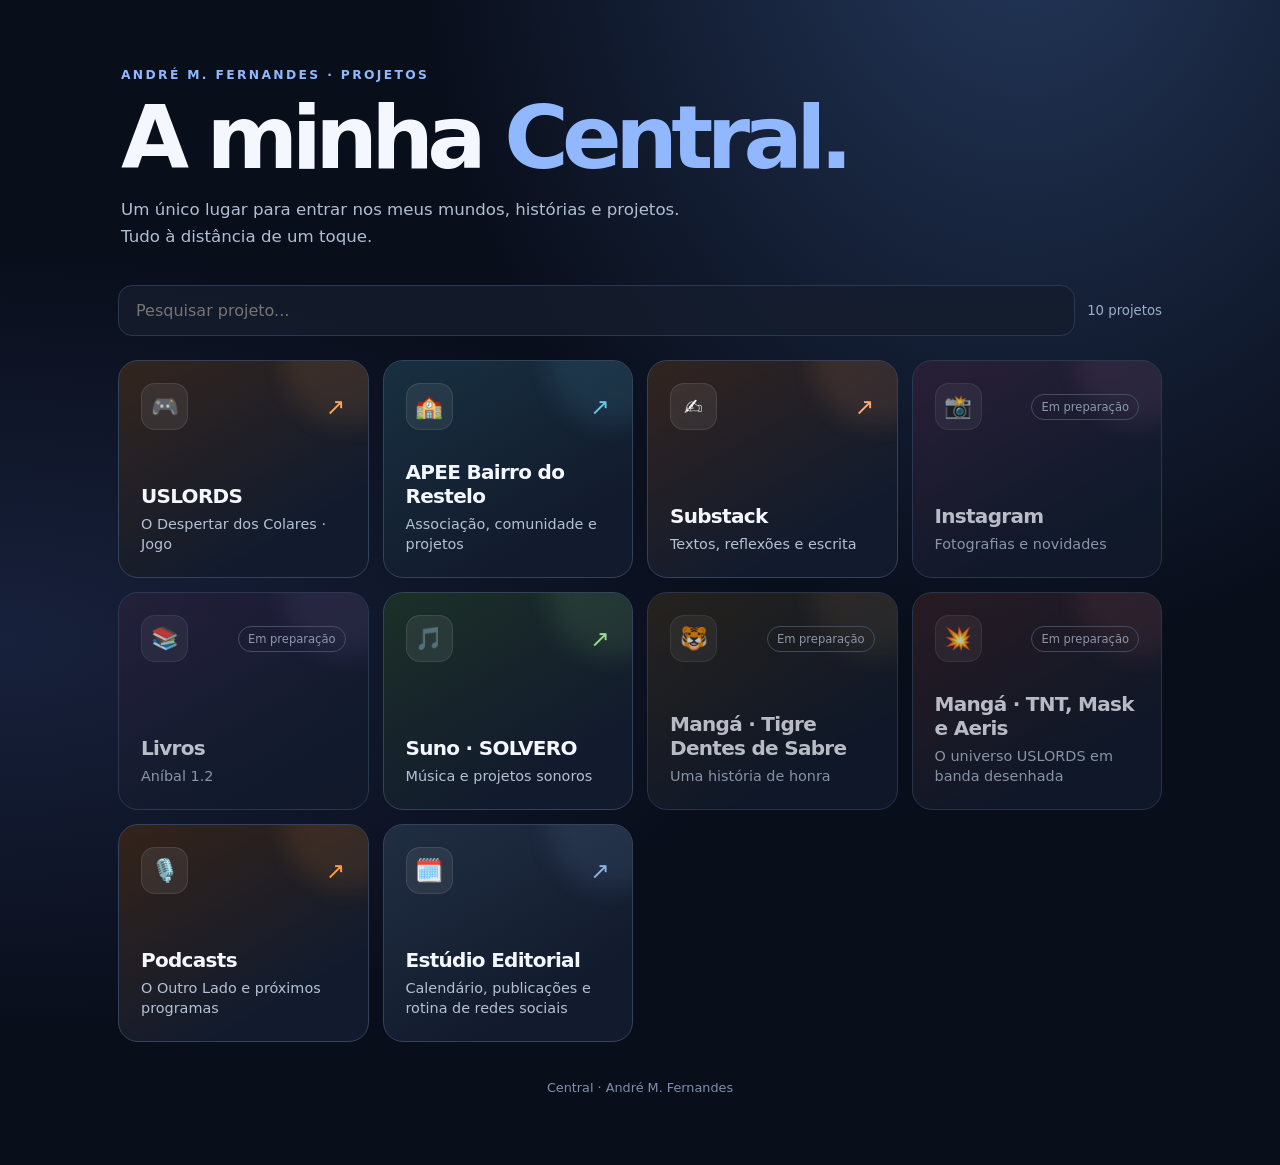
<file: index.html>
<!doctype html>
<html lang="pt-PT"><head><meta charset="utf-8"><meta name="viewport" content="width=device-width,initial-scale=1,viewport-fit=cover"><meta name="theme-color" content="#0b1020"><meta name="description" content="Central de projetos criativos de André M. Fernandes"><title>Central — André M. Fernandes</title>
<style>
:root{color-scheme:dark;--bg:#090e1b;--card:#141d30;--stroke:#2a3851;--text:#f5f7ff;--muted:#9caec8}*{box-sizing:border-box}html{scroll-behavior:smooth}body{margin:0;background:radial-gradient(ellipse at 80% -10%,#24385b 0,transparent 42%),radial-gradient(ellipse at 0% 55%,#18213c 0,transparent 43%),var(--bg);color:var(--text);font-family:system-ui,-apple-system,'Segoe UI',sans-serif;min-height:100vh}main{max-width:1080px;margin:auto;padding:clamp(24px,5vw,56px) 18px 70px}.eyebrow{color:#8fb8ff;font-weight:750;font-size:.77rem;letter-spacing:.19em;text-transform:uppercase}header{padding:12px 3px 27px}h1{font-size:clamp(3rem,9vw,5.5rem);letter-spacing:-.075em;line-height:1;margin:12px 0 15px}header p{max-width:560px;color:#b1bfd4;line-height:1.6;margin:0;font-size:1.04rem}.bar{display:flex;align-items:center;gap:12px;flex-wrap:wrap;margin:8px 0 24px}.search{flex:1;min-width:190px;border:1px solid var(--stroke);background:#141d2dd9;border-radius:14px;color:var(--text);padding:15px 17px;font:inherit;outline:none}.search:focus{border-color:#8fb8ff;box-shadow:0 0 0 3px #8fb8ff22}.count{font-size:.83rem;color:var(--muted)}.grid{display:grid;grid-template-columns:repeat(2,minmax(0,1fr));gap:14px}.tile{position:relative;display:flex;min-height:185px;flex-direction:column;justify-content:space-between;gap:23px;text-decoration:none;color:inherit;background:linear-gradient(150deg,var(--tint,#18263d),#121b2d 75%);border:1px solid #34435a;border-radius:20px;padding:22px;transition:transform .18s,border-color .18s,box-shadow .18s;overflow:hidden}.tile:before{content:"";position:absolute;width:130px;height:130px;border-radius:50%;right:-45px;top:-65px;background:var(--accent,#8fb8ff);opacity:.1;filter:blur(12px)}a.tile:hover,a.tile:focus-visible{transform:translateY(-3px);border-color:var(--accent,#8fb8ff);box-shadow:0 15px 36px #0004;outline:none}.top,.bottom{display:flex;align-items:center;justify-content:space-between;gap:10px;position:relative}.symbol{display:grid;place-items:center;width:47px;height:47px;background:#ffffff12;border:1px solid #ffffff18;border-radius:14px;font-size:1.4rem}.arrow{color:var(--accent,#9bb9ff);font-size:1.45rem}.name{font-size:1.25rem;font-weight:780;letter-spacing:-.035em;margin:0 0 6px}.desc{color:#b4c1d5;font-size:.9rem;line-height:1.45;margin:0}.tag{font-size:.72rem;color:#b7c4d8;border:1px solid #536079;border-radius:100px;padding:5px 9px;white-space:nowrap}.disabled{opacity:.74;cursor:default}.disabled .arrow{font-size:.74rem;color:#b7c4d8}.empty{padding:35px;text-align:center;color:var(--muted)}footer{color:#8090ab;font-size:.8rem;text-align:center;margin-top:38px}a{touch-action:manipulation}@media(min-width:850px){.grid{grid-template-columns:repeat(4,minmax(0,1fr))}.tile{min-height:218px}}@media(max-width:520px){.grid{grid-template-columns:1fr;gap:11px}.tile{min-height:128px;padding:18px;gap:15px}.top .symbol{width:41px;height:41px}.name{font-size:1.15rem}header{padding-bottom:23px}}@media(prefers-reduced-motion:reduce){*,*:before,*:after{transition:none!important;scroll-behavior:auto!important}}
</style></head><body><main><header><div class="eyebrow">André M. Fernandes · Projetos</div><h1>A minha <span style="color:#91b7ff">Central.</span></h1><p>Um único lugar para entrar nos meus mundos, histórias e projetos. Tudo à distância de um toque.</p></header><div class="bar"><input class="search" id="search" type="search" placeholder="Pesquisar projeto..." aria-label="Pesquisar projeto"><span class="count" id="count">10 projetos</span></div><section class="grid" id="grid" aria-label="Projetos">
<a class="tile" style="--accent:#f7a958;--tint:#33251e" href="https://xtvback.github.io/uslords-one-line/" target="_blank" rel="noopener noreferrer" data-search="uslords jogo despertar colares"><div class="top"><span class="symbol" aria-hidden="true">🎮</span><span class="arrow" aria-hidden="true">↗</span></div><div><h2 class="name">USLORDS</h2><p class="desc">O Despertar dos Colares · Jogo</p></div></a>
<a class="tile" style="--accent:#69c6e7;--tint:#183040" href="https://apeebairrodorestelo.com/entrada/" target="_blank" rel="noopener noreferrer" data-search="apee bairro restelo associacao escola"><div class="top"><span class="symbol" aria-hidden="true">🏫</span><span class="arrow" aria-hidden="true">↗</span></div><div><h2 class="name">APEE Bairro do Restelo</h2><p class="desc">Associação, comunidade e projetos</p></div></a>
<a class="tile" style="--accent:#ffa973;--tint:#32241f" href="https://substack.com/@andrfernandes1" target="_blank" rel="noopener noreferrer" data-search="substack escrita textos artigos"><div class="top"><span class="symbol" aria-hidden="true">✍️</span><span class="arrow" aria-hidden="true">↗</span></div><div><h2 class="name">Substack</h2><p class="desc">Textos, reflexões e escrita</p></div></a>
<article class="tile disabled" style="--accent:#e69cdb;--tint:#312139" data-search="instagram redes sociais"><div class="top"><span class="symbol" aria-hidden="true">📸</span><span class="tag">Em preparação</span></div><div><h2 class="name">Instagram</h2><p class="desc">Fotografias e novidades</p></div></article>
<article class="tile disabled" style="--accent:#c2a5ff;--tint:#29213c" data-search="livros anibal 1.2 romance"><div class="top"><span class="symbol" aria-hidden="true">📚</span><span class="tag">Em preparação</span></div><div><h2 class="name">Livros</h2><p class="desc">Aníbal 1.2</p></div></article>
<a class="tile" style="--accent:#9cdd95;--tint:#1c3027" href="https://suno.com/@solvero" target="_blank" rel="noopener noreferrer" data-search="suno solvero musica"><div class="top"><span class="symbol" aria-hidden="true">🎵</span><span class="arrow" aria-hidden="true">↗</span></div><div><h2 class="name">Suno · SOLVERO</h2><p class="desc">Música e projetos sonoros</p></div></a>
<article class="tile disabled" style="--accent:#f0c478;--tint:#30291d" data-search="manga tigre dentes sabre honra"><div class="top"><span class="symbol" aria-hidden="true">🐯</span><span class="tag">Em preparação</span></div><div><h2 class="name">Mangá · Tigre Dentes de Sabre</h2><p class="desc">Uma história de honra</p></div></article>
<article class="tile disabled" style="--accent:#ff8888;--tint:#332025" data-search="manga tnt mask aeris uslords"><div class="top"><span class="symbol" aria-hidden="true">💥</span><span class="tag">Em preparação</span></div><div><h2 class="name">Mangá · TNT, Mask e Aeris</h2><p class="desc">O universo USLORDS em banda desenhada</p></div></article>
<a class="tile" style="--accent:#ff9e39;--tint:#342319" href="./podcasts/" data-search="podcasts podcast o outro lado audio spotify conversas"><div class="top"><span class="symbol" aria-hidden="true">🎙️</span><span class="arrow" aria-hidden="true">↗</span></div><div><h2 class="name">Podcasts</h2><p class="desc">O Outro Lado e próximos programas</p></div></a>
<a class="tile" style="--accent:#8eb1eb;--tint:#202e42" href="./editorial/" data-search="estudio editorial threads metricool calendario publicacoes posts planeamento redes sociais"><div class="top"><span class="symbol" aria-hidden="true">🗓️</span><span class="arrow" aria-hidden="true">↗</span></div><div><h2 class="name">Estúdio Editorial</h2><p class="desc">Calendário, publicações e rotina de redes sociais</p></div></a>
</section><p class="empty" id="empty" hidden>Nenhum projeto encontrado.</p><footer>Central · André M. Fernandes</footer></main><script>const input=document.getElementById('search'),tiles=[...document.querySelectorAll('.tile')],count=document.getElementById('count'),empty=document.getElementById('empty');input.addEventListener('input',()=>{const q=input.value.normalize('NFD').replace(/[\u0300-\u036f]/g,'').toLowerCase().trim();let n=0;tiles.forEach(t=>{const hay=(t.textContent+' '+t.dataset.search).normalize('NFD').replace(/[\u0300-\u036f]/g,'').toLowerCase();const show=hay.includes(q);t.hidden=!show;t.style.display=show?'':'none';if(show)n++});count.textContent=n+' '+(n===1?'projeto':'projetos');empty.hidden=n!==0})</script></body></html>
</file>
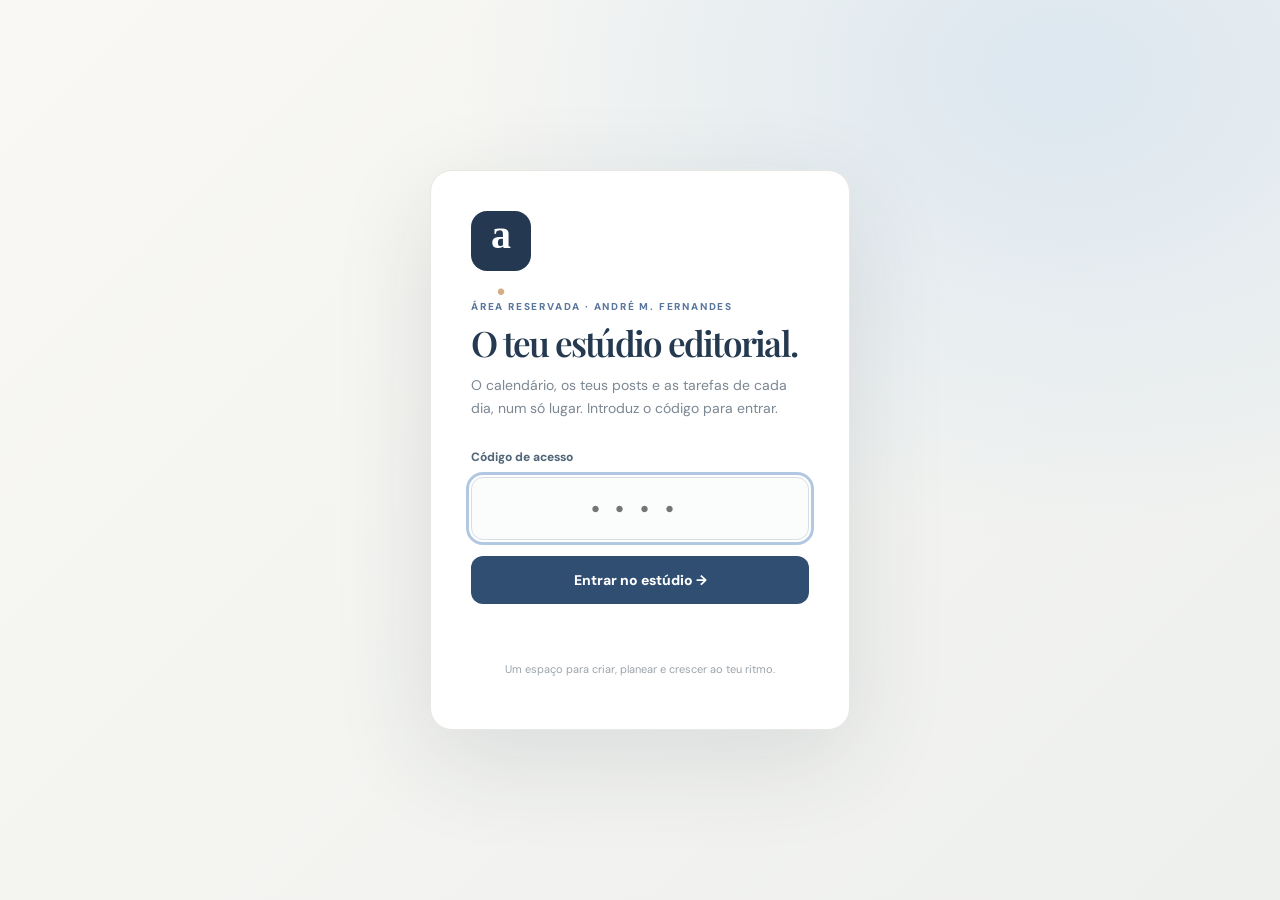
<file: editorial/index.html>
<!doctype html>
<html lang="pt-PT">
<head>
  <meta charset="utf-8">
  <meta name="viewport" content="width=device-width, initial-scale=1, viewport-fit=cover">
  <meta name="theme-color" content="#f6f4ef">
  <meta name="description" content="Painel editorial de André M. Fernandes: calendário, publicações do Threads, rotinas e resultados.">
  <title>Estúdio Editorial · André M. Fernandes</title>
  <meta name="robots" content="noindex,nofollow,noarchive">
  <link rel="stylesheet" href="style.css">
  <link rel="stylesheet" href="access.css">
  <script defer src="access.js"></script>
</head>
<body>
  <div id="access-screen" class="access-screen">
    <div class="access-card">
      <div class="access-logo" aria-hidden="true">a<span>.</span></div>
      <div class="access-overline">ÁREA RESERVADA · ANDRÉ M. FERNANDES</div>
      <h1>O teu estúdio editorial.</h1>
      <p class="access-description">O calendário, os teus posts e as tarefas de cada dia, num só lugar. Introduz o código para entrar.</p>
      <form id="access-form" class="access-form">
        <label for="access-pin">Código de acesso</label>
        <input id="access-pin" type="password" inputmode="numeric" pattern="[0-9]{4}" maxlength="4" minlength="4" autocomplete="off" required aria-describedby="access-error" placeholder="••••">
        <button id="access-submit" type="submit">Entrar no estúdio →</button>
      </form>
      <p id="access-error" class="access-error" role="status" aria-live="polite"></p>
      <p class="access-footnote">Um espaço para criar, planear e crescer ao teu ritmo.</p>
    </div>
  </div>
  <div class="app-shell">
    <aside class="sidebar" aria-label="Navegação principal">
      <a class="brand" href="#inicio" aria-label="Estúdio Editorial, início">
        <div class="brand-mark">a<span>.</span></div>
        <span><strong>estúdio<span class="brand-dim">editorial</span></strong><small>André M. Fernandes</small></span>
      </a>
      <div class="nav-label">O TEU ESPAÇO</div>
      <nav class="side-nav">
        <button class="nav-link active" data-view="inicio"><span>◫</span> Visão geral</button>
        <button class="nav-link" data-view="calendario"><span>▦</span> Calendário</button>
        <button class="nav-link" data-view="publicacoes"><span>☷</span> Publicações</button>
        <button class="nav-link" data-view="rotina"><span>✓</span> O meu dia</button>
        <button class="nav-link" data-view="resultados"><span>↗</span> Resultados</button>
      </nav>
      <div class="sidebar-note"><span class="note-symbol">✦</span><p>As histórias são o meu ponto de partida, não o meu limite.</p><small>O teu norte editorial</small></div>
      <div class="sidebar-footer"><a href="https://app.metricool.com/" target="_blank" rel="noopener noreferrer">Abrir Metricool ↗</a><a href="https://www.threads.com/@andre.f.m.fernandes" target="_blank" rel="noopener noreferrer">Ver Threads ↗</a></div>
    </aside>
    <div class="workspace">
      <header class="topbar">
        <div class="crumb"><span class="crumb-dot"></span> ÁREA DE TRABALHO <span class="slash">/</span> <span id="crumb-current">Visão geral</span></div>
        <div class="top-actions"><span class="tiny-status"><span class="status-dot"></span> Dados de 06 nov.</span><a class="mini-avatar" href="https://www.threads.com/@andre.f.m.fernandes" aria-label="Abrir perfil Threads" target="_blank" rel="noopener noreferrer">AM</a></div>
      </header>
      <main id="main">
        <section class="view active" id="view-inicio" aria-labelledby="title-home">
          <div class="eyebrow">O TEU ESTÚDIO DE CRIAÇÃO <span class="eyebrow-line"></span> UM DIA DE CADA VEZ</div>
          <div class="heading-row"><div><h1 id="title-home">Um dia de cada vez<span class="period">.</span></h1><p class="lede">Menos confusão, mais intenção. Aqui sabes o que vai sair, o que tens para fazer e o que está a resultar.</p></div><div class="date-badge" id="today-chip">HOJE</div></div>
          <div class="stats" id="home-stats"></div>
          <div class="dash-grid">
            <section class="panel daily-panel"><div class="panel-head"><div><span class="eyebrow small">FOCO DE HOJE</span><h2>O que tenho de fazer</h2></div><button class="text-action" data-goto="rotina">Ver rotina completa ↗</button></div><div id="home-tasks" class="task-list"></div></section>
            <section class="panel next-panel"><div class="panel-head"><div><span class="eyebrow small">PRÓXIMA PUBLICAÇÃO</span><h2>O que vem aí</h2></div><span class="pill" id="next-state">Threads</span></div><div id="next-post"></div></section>
          </div>
          <div class="dash-grid bottom">
            <section class="panel"><div class="panel-head"><div><span class="eyebrow small">A TUA IDENTIDADE</span><h2>O que estamos a construir</h2></div></div><p class="panel-text">Um escritor com voz própria: escrita, vida, família, humor, curiosidade e projetos. O objetivo não é apenas alcance; é fazer as pessoas voltarem.</p><div class="pill-list"><span class="soft-pill">✍️ Escrita</span><span class="soft-pill">♡ Vida real</span><span class="soft-pill">◎ Conversas</span><span class="soft-pill">✦ Criatividade</span></div></section>
            <section class="panel"><div class="panel-head"><div><span class="eyebrow small">PRÓXIMO MARCO</span><h2>O plano, sem pressas</h2></div></div><div id="home-milestone"></div><button class="text-action bottom-link" data-goto="calendario">Ver calendário editorial ↗</button></section>
          </div>
        </section>
        <section class="view" id="view-calendario" aria-labelledby="title-calendar">
          <div class="eyebrow">PLANEAMENTO EDITORIAL</div><div class="heading-row"><div><h1 id="title-calendar">O calendário<span class="period">.</span></h1><p class="lede">O que está realmente agendado e o que ainda é apenas planeamento.</p></div><button class="primary-btn" data-action="new-event">+ Adicionar plano</button></div>
          <div class="calendar-shell"><div class="calendar-main panel"><div class="calendar-head"><div><button class="icon-btn" data-action="prev-month" aria-label="Mês anterior">‹</button><h2 id="month-title"></h2><button class="icon-btn" data-action="next-month" aria-label="Mês seguinte">›</button></div><button class="outline-btn" data-action="go-today">Hoje</button></div><div class="weekdays"><span>SEG</span><span>TER</span><span>QUA</span><span>QUI</span><span>SEX</span><span>SÁB</span><span>DOM</span></div><div id="calendar-grid" class="calendar-grid"></div><div class="legend"><span><i class="legend-dot blue"></i> Threads agendado</span><span><i class="legend-dot gold"></i> Plano / revisão</span><span><i class="legend-dot green"></i> Plano local</span></div></div><aside class="panel day-aside"><div class="eyebrow small">AGENDA DO DIA</div><h2 id="selected-date-title"></h2><div id="selected-date-events"></div></aside></div>
        </section>
        <section class="view" id="view-publicacoes" aria-labelledby="title-posts">
          <div class="eyebrow">FILA DE PUBLICAÇÕES</div><div class="heading-row"><div><h1 id="title-posts">Cada palavra conta<span class="period">.</span></h1><p class="lede">Os textos que constam no Metricool, as revisões propostas e os teus rascunhos locais.</p></div><button class="primary-btn" data-action="new-post">+ Novo rascunho</button></div>
          <div class="notice"><strong>Importante:</strong> os textos originais estão agendados no Metricool. As versões revistas são apenas propostas; nada muda na plataforma até atualizares lá.</div>
          <div class="toolbar"><input id="post-search" type="search" placeholder="Procurar por tema ou palavra…" aria-label="Pesquisar publicações"><select id="post-filter" aria-label="Filtrar publicações"><option value="all">Todas as publicações</option><option value="review">Com revisão proposta</option><option value="escrita">Escrita</option><option value="vida">Vida e relações</option><option value="debate">Debate</option><option value="livros">Livros</option><option value="familia">Família</option><option value="local">Planeamento local</option></select></div>
          <div id="post-list" class="posts-list"></div>
        </section>
        <section class="view" id="view-rotina" aria-labelledby="title-routine">
          <div class="eyebrow">SEM PRESSA, MAS COM DIREÇÃO</div><div class="heading-row"><div><h1 id="title-routine">O meu dia<span class="period">.</span></h1><p class="lede">Pequenas ações consistentes. Nenhum dia precisa de ser perfeito.</p></div><input type="date" id="routine-date" aria-label="Escolher data"></div>
          <div class="dash-grid"><section class="panel"><div class="panel-head"><div><span class="eyebrow small">LISTA DO DIA</span><h2 id="routine-day-title"></h2></div><span class="pill" id="routine-progress"></span></div><div id="routine-tasks" class="task-list"></div><form id="extra-task-form" class="inline-form"><input required id="extra-task" maxlength="120" placeholder="Adicionar uma tarefa tua…" aria-label="Nova tarefa"><button type="submit">Adicionar</button></form></section><section class="panel"><div class="panel-head"><div><span class="eyebrow small">UM RITMO SUSTENTÁVEL</span><h2>Não tens de viver nas redes</h2></div></div><div class="routine-tip"><strong>Nos dias com publicação</strong><p>Confirmar o agendamento, aparecer para responder e voltar mais tarde para acompanhar a conversa.</p></div><div class="routine-tip"><strong>No dia seguinte</strong><p>Ver métricas e anotar o que realmente aconteceu, sem julgar um post cedo demais.</p></div><div class="routine-tip"><strong>Uma vez por semana</strong><p>Rever padrões, não obsessivamente cada número. Guarda tempo para viver e escrever.</p></div></section></div>
          <section class="panel milestone-panel"><div class="panel-head"><div><span class="eyebrow small">PLANO EDITORIAL</span><h2>Marcos e decisões</h2></div></div><div id="milestones" class="timeline"></div></section>
        </section>
        <section class="view" id="view-resultados" aria-labelledby="title-results">
          <div class="eyebrow">DADOS REAIS, DECISÕES MELHORES</div><div class="heading-row"><div><h1 id="title-results">Crescer com intenção<span class="period">.</span></h1><p class="lede">O início é só uma referência. A evolução constrói-se com tempo e repetição.</p></div><button class="outline-btn" data-action="export-backup">Exportar dados ↓</button></div>
          <div class="stats" id="result-stats"></div>
          <div class="dash-grid"><section class="panel"><div class="panel-head"><div><span class="eyebrow small">PONTO DE PARTIDA</span><h2>Publicações anteriores</h2></div><span class="pill">Metricool · 6 nov.</span></div><div id="historical-chart" class="mini-chart"></div></section><section class="panel"><div class="panel-head"><div><span class="eyebrow small">ACOMPANHAMENTO</span><h2>Registar resultados</h2></div></div><p class="panel-text">Regista manualmente o desempenho dos próximos posts para comparar. Os números que introduzires ficam guardados neste navegador.</p><form id="results-form" class="results-form"><label>Post<select id="result-post" required></select></label><div class="form-grid"><label>Visualizações<input id="result-views" type="number" min="0" step="1" placeholder="0"></label><label>Interações<input id="result-interactions" type="number" min="0" step="1" placeholder="0"></label></div><button class="primary-btn" type="submit">Guardar resultado</button></form></section></div>
          <section class="panel milestone-panel"><div class="panel-head"><div><span class="eyebrow small">O QUE JÁ MEDIMOS</span><h2>Resultados registados</h2></div></div><div id="manual-results" class="manual-results"></div></section>
          <div class="privacy-row"><div><strong>Os teus dados locais</strong><p>Checklist, notas, rascunhos e resultados são guardados apenas neste navegador. Para passar para outro dispositivo, exporta e importa um ficheiro de cópia.</p></div><div class="privacy-actions"><button class="outline-btn" data-action="export-backup">Exportar cópia</button><button class="outline-btn" data-action="import-backup">Importar cópia</button><input type="file" accept="application/json,.json" id="import-file" hidden></div></div>
        </section>
      </main>
      <footer class="footer"><span>© André M. Fernandes · Estúdio Editorial</span><span>Calendário: instantâneo de 06/11/2026 · Sem sincronização automática</span></footer>
    </div>
  </div>
  <div id="modal" class="modal-backdrop" hidden><div class="modal-card" role="dialog" aria-modal="true" aria-labelledby="modal-title"><button class="modal-close" data-action="close-modal" aria-label="Fechar">×</button><div id="modal-content"></div></div></div>
  <div id="toast" class="toast" role="status" aria-live="polite"></div>
</body>
</html>
</file>
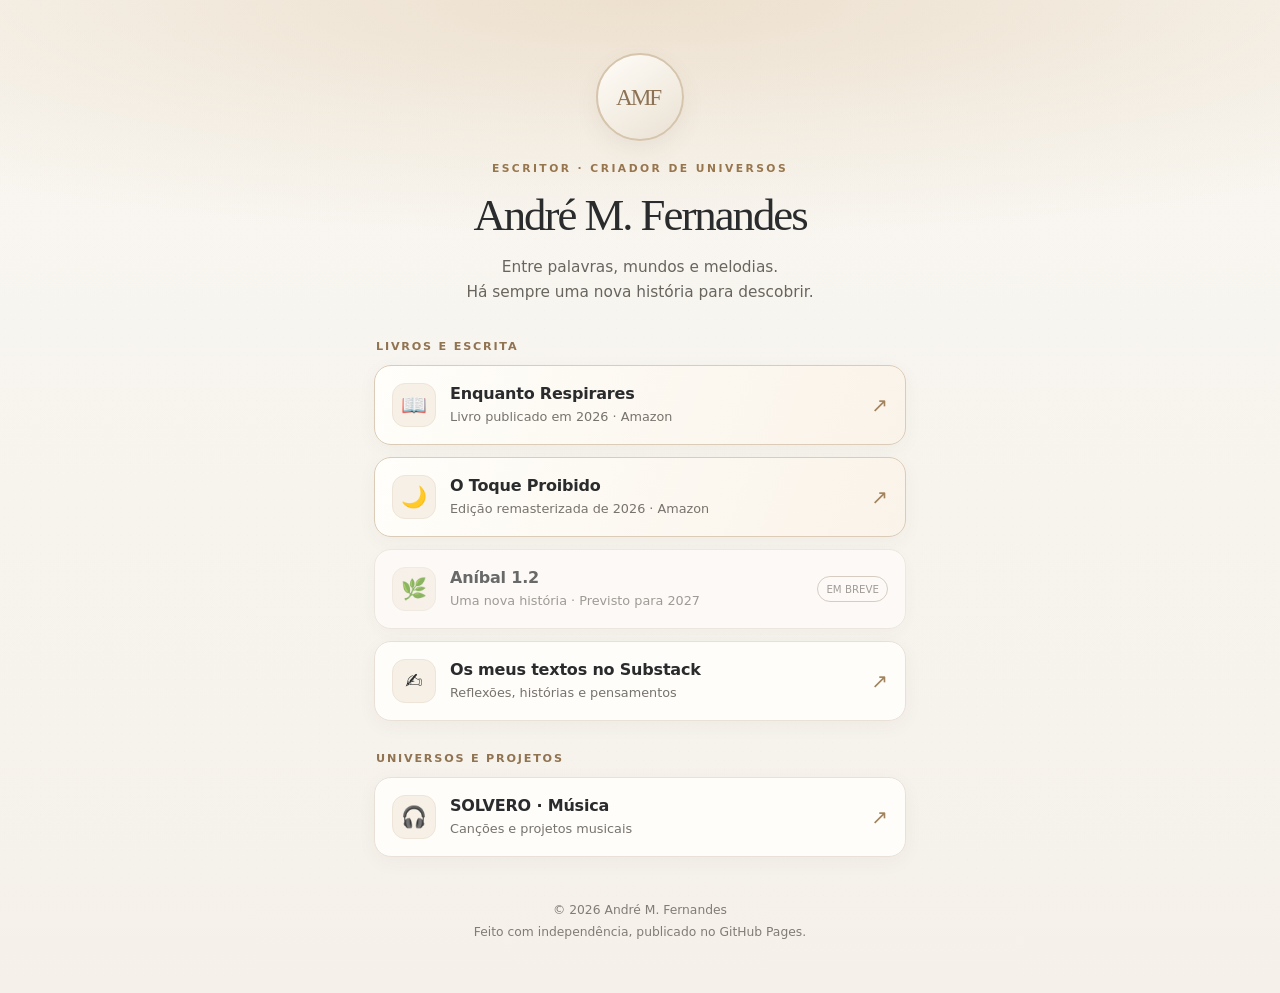
<file: links/index.html>
<!doctype html>
<html lang="pt-PT"><head><meta charset="utf-8"><meta name="viewport" content="width=device-width,initial-scale=1"><meta name="theme-color" content="#f7f4ee"><meta name="description" content="André M. Fernandes — livros, histórias, reflexões, universos e música. Todos os meus links num só lugar."><meta property="og:title" content="André M. Fernandes | Ligações"><meta property="og:description" content="Histórias para viver, mundos para descobrir. Livros, textos e projetos."><title>André M. Fernandes — Ligações</title>
<style>
:root{color-scheme:light;--bg:#f7f4ee;--card:#fffefa;--line:#e8e1d7;--fg:#292b2c;--sub:#686b70;--gold:#98764d}
*{box-sizing:border-box}html{scroll-behavior:smooth}body{margin:0;min-height:100vh;background:radial-gradient(ellipse 85% 24% at 50% 0%,#ede0ce 0%,transparent 100%),linear-gradient(180deg,#f9f7f2,#f5f1ea);color:var(--fg);font-family:system-ui,-apple-system,Segoe UI,Arial,sans-serif}
body:before{content:"";position:fixed;inset:0;pointer-events:none;opacity:.2;background-image:radial-gradient(#b99c782a .5px,transparent .5px);background-size:9px 9px}
.wrap{position:relative;max-width:570px;margin:auto;padding:53px 19px 50px}
.portrait{display:grid;place-items:center;margin:0 auto 21px;width:88px;height:88px;border-radius:50%;border:2px solid #d6c5ad;background:linear-gradient(145deg,#fffdf8,#eae1d3);font-family:Georgia,serif;font-size:1.45rem;letter-spacing:-.09em;color:#8d7254;box-shadow:0 9px 24px #68503912}
.portrait span{transform:translateX(-2px)}
h1{text-align:center;font-family:Georgia,'Times New Roman',serif;font-weight:400;font-size:clamp(2.1rem,7vw,2.8rem);letter-spacing:-.045em;margin:0}
.eyebrow{text-align:center;text-transform:uppercase;color:#98764d;letter-spacing:.23em;font-size:.67rem;font-weight:800;margin:14px 0}
.lead{text-align:center;color:#68655f;line-height:1.65;font-size:.96rem;max-width:380px;margin:14px auto 34px}
.section{margin:31px 2px 12px;color:#907350;text-transform:uppercase;letter-spacing:.16em;font-size:.7rem;font-weight:800}
.links{display:grid;gap:12px}
.link{color:inherit;text-decoration:none;display:flex;align-items:center;gap:14px;padding:17px;border:1px solid #e9e1d8;border-radius:17px;background:#fffdfa;min-height:80px;transition:transform .2s,border-color .2s,box-shadow .2s;box-shadow:0 5px 20px #4b40300b}
.link:hover,.link:focus-visible{transform:translateY(-2px);border-color:#bea786;box-shadow:0 12px 28px #5b473a1c;outline:0}
.icon{width:44px;height:44px;border-radius:13px;background:#f6f0e6;border:1px solid #eee5d8;display:grid;place-items:center;font-size:1.3rem;flex-shrink:0}
.copy{flex:1;min-width:0}.copy strong{display:block;font-size:1rem;font-weight:700;letter-spacing:-.012em}.copy small{display:block;color:#77736d;font-size:.8rem;margin-top:5px;line-height:1.35}
.arrow{color:#a2835b;font-size:1.25rem}
.featured{background:linear-gradient(110deg,#fffefa,#faf3e9);border-color:#dbcbb7}
.soon{opacity:.69;cursor:default}.soon .arrow{font-size:.64rem;border:1px solid #c9bbac;border-radius:20px;padding:6px 8px;color:#7d756e}
footer{margin-top:42px;text-align:center;color:#807c76;font-size:.77rem;line-height:1.8}footer a{color:#876a46}::selection{background:#dfc9aa;color:#242424}
@media(prefers-reduced-motion:reduce){.link{transition:none}}
</style></head><body><main class="wrap">
<div class="portrait" aria-label="Monograma André M. Fernandes"><span>AMF</span></div>
<p class="eyebrow">Escritor · Criador de universos</p><h1>André M. Fernandes</h1>
<p class="lead">Entre palavras, mundos e melodias.<br>Há sempre uma nova história para descobrir.</p>
<p class="section">Livros e escrita</p><nav class="links" aria-label="Livros e escrita">
<a class="link featured" href="https://www.amazon.es/dp/B0H8QSMK49" target="_blank" rel="noopener noreferrer"><span class="icon">📖</span><span class="copy"><strong>Enquanto Respirares</strong><small>Livro publicado em 2026 · Amazon</small></span><span class="arrow">↗</span></a>
<a class="link featured" href="https://www.amazon.es/dp/B0H8TGNTRR" target="_blank" rel="noopener noreferrer"><span class="icon">🌙</span><span class="copy"><strong>O Toque Proibido</strong><small>Edição remasterizada de 2026 · Amazon</small></span><span class="arrow">↗</span></a>
<div class="link soon" aria-label="Aníbal 1.2, previsto para 2027"><span class="icon">🌿</span><span class="copy"><strong>Aníbal 1.2</strong><small>Uma nova história · Previsto para 2027</small></span><span class="arrow">EM BREVE</span></div>
<a class="link" href="https://substack.com/@andrfernandes1" target="_blank" rel="noopener noreferrer"><span class="icon">✍️</span><span class="copy"><strong>Os meus textos no Substack</strong><small>Reflexões, histórias e pensamentos</small></span><span class="arrow">↗</span></a>
</nav>
<p class="section">Universos e projetos</p><div class="links">

<a class="link" href="https://suno.com/@solvero" target="_blank" rel="noopener noreferrer"><span class="icon">🎧</span><span class="copy"><strong>SOLVERO · Música</strong><small>Canções e projetos musicais</small></span><span class="arrow">↗</span></a>

</div>

<footer>© <span id="year">2026</span> André M. Fernandes<br>Feito com independência, publicado no GitHub Pages.</footer>
</main><script>document.getElementById('year').textContent=new Date().getFullYear()</script></body></html>
</file>
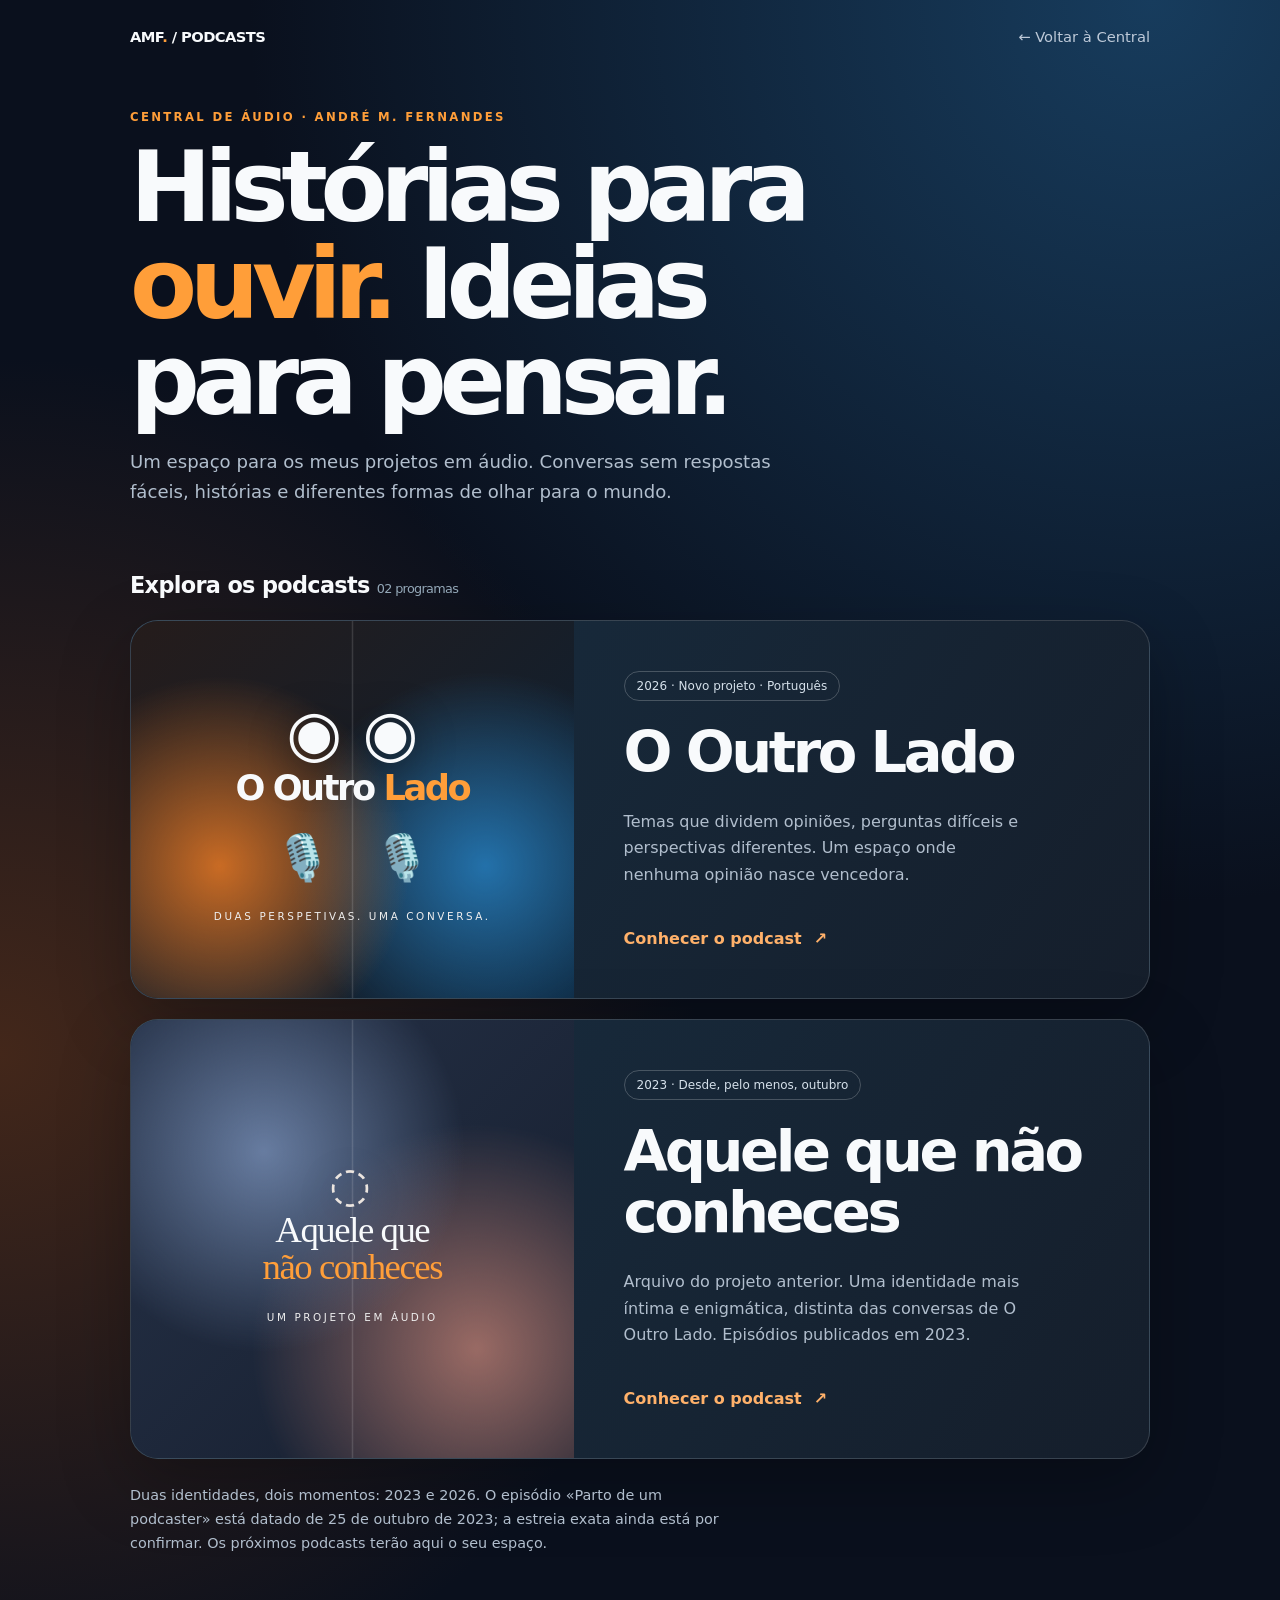
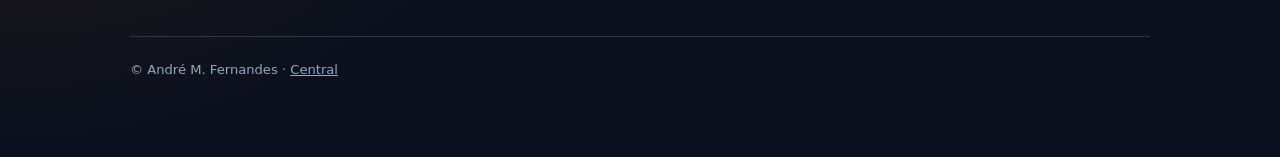
<file: podcasts/index.html>
<!doctype html><html lang="pt-PT"><head><meta charset="utf-8"><meta name="viewport" content="width=device-width,initial-scale=1"><meta name="theme-color" content="#0a101d"><meta name="description" content="Podcasts de André M. Fernandes. Histórias, ideias e conversas para ouvir e pensar."><title>Podcasts · André M. Fernandes</title><style>
:root{color-scheme:dark;--bg:#0a101d;--fg:#f8fafc;--muted:#b1becd;--line:#ffffff25;--orange:#ff9e39;--blue:#69b6ee}
*{box-sizing:border-box}body{margin:0;font-family:system-ui,-apple-system,"Segoe UI",sans-serif;background:radial-gradient(circle at 90% 0,#173c5d 0,transparent 43%),radial-gradient(circle at 0 60%,#43271a 0,transparent 42%),var(--bg);color:var(--fg);min-height:100vh}
a{color:inherit}main{max-width:1060px;margin:auto;padding:28px 20px 80px}nav{display:flex;align-items:center;justify-content:space-between;gap:16px;margin-bottom:65px;font-size:.92rem}.brand{text-decoration:none;font-weight:800;letter-spacing:-.04em}.back{text-decoration:none;color:#bdc9d8}.eyebrow{text-transform:uppercase;letter-spacing:.2em;font-size:.73rem;color:var(--orange);font-weight:800}h1{font-size:clamp(3.1rem,10vw,6.1rem);letter-spacing:-.075em;line-height:.99;margin:15px 0}p{line-height:1.65}.intro{max-width:700px;font-size:1.13rem;color:var(--muted)}.section{margin:65px 0 22px;font-weight:750;letter-spacing:-.03em;font-size:1.4rem}.card{display:grid;grid-template-columns:minmax(0,1fr) 1.3fr;min-height:355px;border-radius:28px;overflow:hidden;background:linear-gradient(125deg,#182e41,#151e2b);border:1px solid var(--line);text-decoration:none;box-shadow:0 24px 70px #0004;transition:transform .2s,border-color .2s}.card:hover{transform:translateY(-4px);border-color:var(--orange)}.art{position:relative;overflow:hidden;min-height:340px;background:radial-gradient(circle at 20% 65%,#c96b24,transparent 44%),radial-gradient(circle at 80% 65%,#2371aa,transparent 45%),linear-gradient(135deg,#251c1b,#0b2034);display:flex;flex-direction:column;align-items:center;justify-content:center;padding:20px;text-align:center}.art:before{content:"";position:absolute;inset:0;background:linear-gradient(90deg,transparent 49.7%,#ffffff22 50%,transparent 50.3%);pointer-events:none}.bubbles{position:relative;font-size:4rem;filter:drop-shadow(0 8px 22px #0007)}.artname{position:relative;font-size:2.2rem;font-weight:900;letter-spacing:-.07em;line-height:1}.artname em{color:var(--orange);font-style:normal}.mics{position:relative;font-size:2.8rem;margin:26px 0}.artsmall{position:relative;text-transform:uppercase;letter-spacing:.25em;font-size:.65rem;color:#eee}.details{display:flex;flex-direction:column;justify-content:center;padding:clamp(24px,5vw,50px)}.pill{display:inline-flex;width:max-content;border:1px solid #ffffff36;border-radius:99px;padding:7px 12px;font-size:.75rem;color:#d5e0ea}.details h2{font-size:clamp(2rem,5vw,3.6rem);letter-spacing:-.06em;line-height:1.05;margin:22px 0 10px}.details p{color:var(--muted);max-width:410px}.action{margin-top:25px;display:inline-flex;gap:12px;align-items:center;font-weight:750;color:#ffb16a}.note{font-size:.9rem;color:var(--muted);max-width:600px;margin-top:25px}.mini{border:1px dashed #ffffff38;border-radius:22px;padding:27px;color:#bfccd9;background:#ffffff05}.button{display:inline-block;background:var(--orange);color:#17191d;padding:14px 20px;border-radius:13px;font-weight:800;text-decoration:none;margin-top:18px}.button.secondary{background:#ffffff17;color:#fff;border:1px solid #ffffff32}footer{margin-top:80px;color:#95a8bc;font-size:.82rem;border-top:1px solid var(--line);padding-top:25px}@media(max-width:700px){nav{margin-bottom:50px}.card{grid-template-columns:1fr}.art{min-height:300px}.details{padding:28px}.section{margin-top:50px}}@media(prefers-reduced-motion:reduce){*{transition:none!important}}
</style></head><body><main><nav><a class="brand" href="../">AMF<span style="color:var(--orange)">.</span> / PODCASTS</a><a class="back" href="../">← Voltar à Central</a></nav><header><div class="eyebrow">Central de áudio · André M. Fernandes</div><h1>Histórias para<br><span style="color:var(--orange)">ouvir.</span> Ideias<br>para pensar.</h1><p class="intro">Um espaço para os meus projetos em áudio. Conversas sem respostas fáceis, histórias e diferentes formas de olhar para o mundo.</p></header><h2 class="section">Explora os podcasts <span style="font-size:.8rem;color:#94a8b8;font-weight:500">02 programas</span></h2><a class="card" href="./o-outro-lado/" aria-label="Conhecer O Outro Lado"><div class="art"><div class="bubbles">◉ ◉</div><div class="artname">O Outro <em>Lado</em></div><div class="mics">🎙️ &nbsp; 🎙️</div><div class="artsmall">Duas perspetivas. Uma conversa.</div></div><div class="details"><span class="pill">2026 · Novo projeto · Português</span><h2>O Outro Lado</h2><p>Temas que dividem opiniões, perguntas difíceis e perspectivas diferentes. Um espaço onde nenhuma opinião nasce vencedora.</p><div class="action">Conhecer o podcast <span aria-hidden="true">↗</span></div></div></a><a class="card" href="./aquele-que-nao-conheces/" aria-label="Conhecer Aquele que não conheces" style="margin-top:20px"><div class="art" style="background:radial-gradient(circle at 30% 30%,#677ca0,transparent 46%),radial-gradient(circle at 78% 75%,#996a64,transparent 47%),linear-gradient(135deg,#263248,#151d2d)"><div class="bubbles" aria-hidden="true" style="font-size:3rem;letter-spacing:.1em;color:#ece5df">◌</div><div class="artname" style="font-size:clamp(1.7rem,3.3vw,2.3rem);font-family:Georgia,serif;font-weight:500;letter-spacing:-.04em">Aquele que<br><em>não conheces</em></div><div class="artsmall" style="margin-top:25px">Um projeto em áudio</div></div><div class="details"><span class="pill">2023 · Desde, pelo menos, outubro</span><h2>Aquele que não conheces</h2><p>Arquivo do projeto anterior. Uma identidade mais íntima e enigmática, distinta das conversas de O Outro Lado. Episódios publicados em 2023.</p><div class="action">Conhecer o podcast <span aria-hidden="true">↗</span></div></div></a><p class="note">Duas identidades, dois momentos: 2023 e 2026. O episódio «Parto de um podcaster» está datado de 25 de outubro de 2023; a estreia exata ainda está por confirmar. Os próximos podcasts terão aqui o seu espaço.</p><footer>© André M. Fernandes · <a href="../">Central</a></footer></main></body></html>
</file>
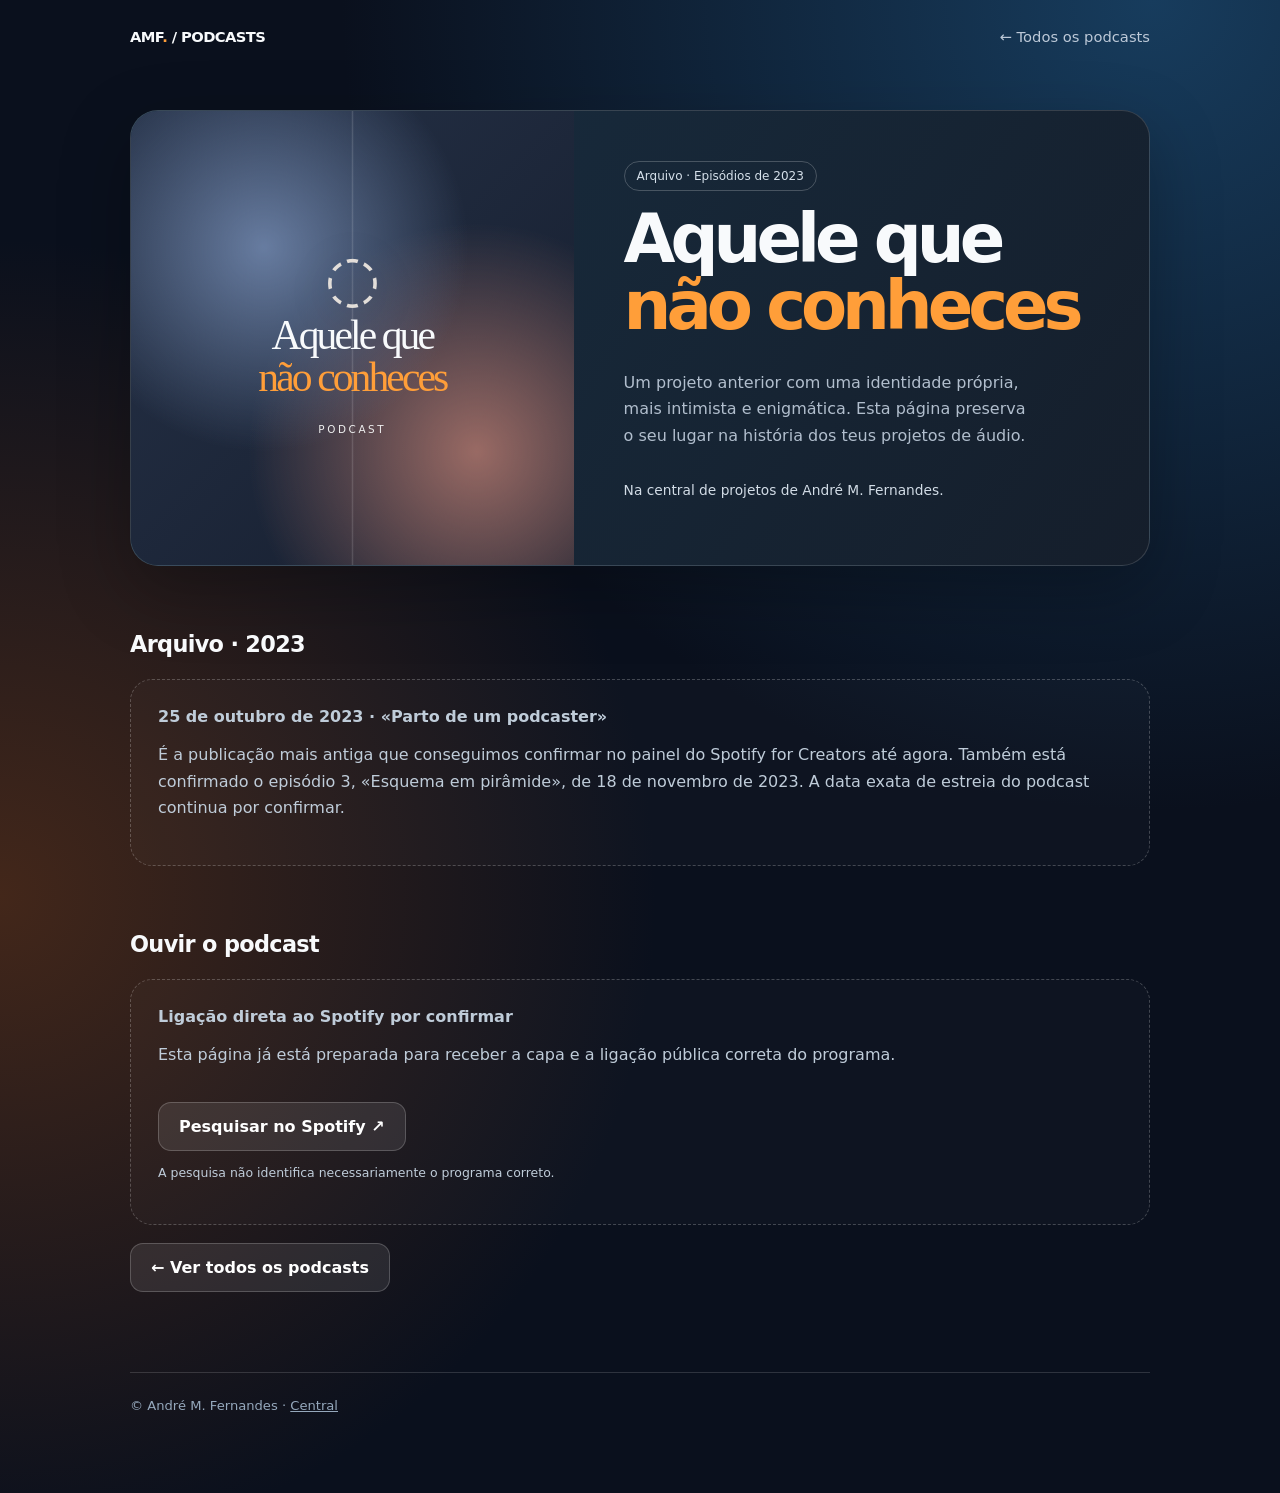
<file: podcasts/aquele-que-nao-conheces/index.html>
<!doctype html><html lang="pt-PT"><head><meta charset="utf-8"><meta name="viewport" content="width=device-width,initial-scale=1"><meta name="theme-color" content="#0a101d"><meta name="description" content="Aquele que não conheces — podcast no universo criativo de André M. Fernandes."><title>Aquele que não conheces · Podcasts</title><style>
:root{color-scheme:dark;--bg:#0a101d;--fg:#f8fafc;--muted:#b1becd;--line:#ffffff25;--orange:#ff9e39;--blue:#69b6ee}
*{box-sizing:border-box}body{margin:0;font-family:system-ui,-apple-system,"Segoe UI",sans-serif;background:radial-gradient(circle at 90% 0,#173c5d 0,transparent 43%),radial-gradient(circle at 0 60%,#43271a 0,transparent 42%),var(--bg);color:var(--fg);min-height:100vh}
a{color:inherit}main{max-width:1060px;margin:auto;padding:28px 20px 80px}nav{display:flex;align-items:center;justify-content:space-between;gap:16px;margin-bottom:65px;font-size:.92rem}.brand{text-decoration:none;font-weight:800;letter-spacing:-.04em}.back{text-decoration:none;color:#bdc9d8}.eyebrow{text-transform:uppercase;letter-spacing:.2em;font-size:.73rem;color:var(--orange);font-weight:800}h1{font-size:clamp(3.1rem,10vw,6.1rem);letter-spacing:-.075em;line-height:.99;margin:15px 0}p{line-height:1.65}.intro{max-width:700px;font-size:1.13rem;color:var(--muted)}.section{margin:65px 0 22px;font-weight:750;letter-spacing:-.03em;font-size:1.4rem}.card{display:grid;grid-template-columns:minmax(0,1fr) 1.3fr;min-height:355px;border-radius:28px;overflow:hidden;background:linear-gradient(125deg,#182e41,#151e2b);border:1px solid var(--line);text-decoration:none;box-shadow:0 24px 70px #0004;transition:transform .2s,border-color .2s}.card:hover{transform:translateY(-4px);border-color:var(--orange)}.art{position:relative;overflow:hidden;min-height:340px;background:radial-gradient(circle at 20% 65%,#c96b24,transparent 44%),radial-gradient(circle at 80% 65%,#2371aa,transparent 45%),linear-gradient(135deg,#251c1b,#0b2034);display:flex;flex-direction:column;align-items:center;justify-content:center;padding:20px;text-align:center}.art:before{content:"";position:absolute;inset:0;background:linear-gradient(90deg,transparent 49.7%,#ffffff22 50%,transparent 50.3%);pointer-events:none}.bubbles{position:relative;font-size:4rem;filter:drop-shadow(0 8px 22px #0007)}.artname{position:relative;font-size:2.2rem;font-weight:900;letter-spacing:-.07em;line-height:1}.artname em{color:var(--orange);font-style:normal}.mics{position:relative;font-size:2.8rem;margin:26px 0}.artsmall{position:relative;text-transform:uppercase;letter-spacing:.25em;font-size:.65rem;color:#eee}.details{display:flex;flex-direction:column;justify-content:center;padding:clamp(24px,5vw,50px)}.pill{display:inline-flex;width:max-content;border:1px solid #ffffff36;border-radius:99px;padding:7px 12px;font-size:.75rem;color:#d5e0ea}.details h2{font-size:clamp(2rem,5vw,3.6rem);letter-spacing:-.06em;line-height:1.05;margin:22px 0 10px}.details p{color:var(--muted);max-width:410px}.action{margin-top:25px;display:inline-flex;gap:12px;align-items:center;font-weight:750;color:#ffb16a}.note{font-size:.9rem;color:var(--muted);max-width:600px;margin-top:25px}.mini{border:1px dashed #ffffff38;border-radius:22px;padding:27px;color:#bfccd9;background:#ffffff05}.button{display:inline-block;background:var(--orange);color:#17191d;padding:14px 20px;border-radius:13px;font-weight:800;text-decoration:none;margin-top:18px}.button.secondary{background:#ffffff17;color:#fff;border:1px solid #ffffff32}footer{margin-top:80px;color:#95a8bc;font-size:.82rem;border-top:1px solid var(--line);padding-top:25px}@media(max-width:700px){nav{margin-bottom:50px}.card{grid-template-columns:1fr}.art{min-height:300px}.details{padding:28px}.section{margin-top:50px}}@media(prefers-reduced-motion:reduce){*{transition:none!important}}
</style></head><body><main><nav><a class="brand" href="../../">AMF<span style="color:var(--orange)">.</span> / PODCASTS</a><a class="back" href="../">← Todos os podcasts</a></nav><section class="card" style="cursor:default"><div class="art" style="background:radial-gradient(circle at 30% 30%,#677ca0,transparent 46%),radial-gradient(circle at 78% 75%,#996a64,transparent 47%),linear-gradient(135deg,#263248,#151d2d)"><div class="bubbles" aria-hidden="true" style="font-size:4rem;color:#e3ded9">◌</div><div class="artname" style="font-size:clamp(1.8rem,4vw,2.6rem);font-family:Georgia,serif;font-weight:500">Aquele que<br><em>não conheces</em></div><div class="artsmall" style="margin-top:25px">Podcast</div></div><div class="details"><span class="pill">Arquivo · Episódios de 2023</span><h1 style="font-size:clamp(2.3rem,6vw,4.2rem)">Aquele que <span style="color:var(--orange)">não conheces</span></h1><p>Um projeto anterior com uma identidade própria, mais intimista e enigmática. Esta página preserva o seu lugar na história dos teus projetos de áudio.</p><p style="font-size:.86rem;color:#d2dce6">Na central de projetos de André M. Fernandes.</p></div></section><h2 class="section">Arquivo · 2023</h2><div class="mini"><strong>25 de outubro de 2023 · «Parto de um podcaster»</strong><p>É a publicação mais antiga que conseguimos confirmar no painel do Spotify for Creators até agora. Também está confirmado o episódio 3, «Esquema em pirâmide», de 18 de novembro de 2023. A data exata de estreia do podcast continua por confirmar.</p></div><h2 class="section">Ouvir o podcast</h2><div class="mini"><strong>Ligação direta ao Spotify por confirmar</strong><p>Esta página já está preparada para receber a capa e a ligação pública correta do programa.</p><a class="button secondary" href="https://open.spotify.com/search/Aquele%20que%20n%C3%A3o%20conheces/podcasts" target="_blank" rel="noopener noreferrer">Pesquisar no Spotify ↗</a><p style="font-size:.78rem">A pesquisa não identifica necessariamente o programa correto.</p></div><a class="button secondary" href="../">← Ver todos os podcasts</a><footer>© André M. Fernandes · <a href="../../">Central</a></footer></main></body></html>
</file>
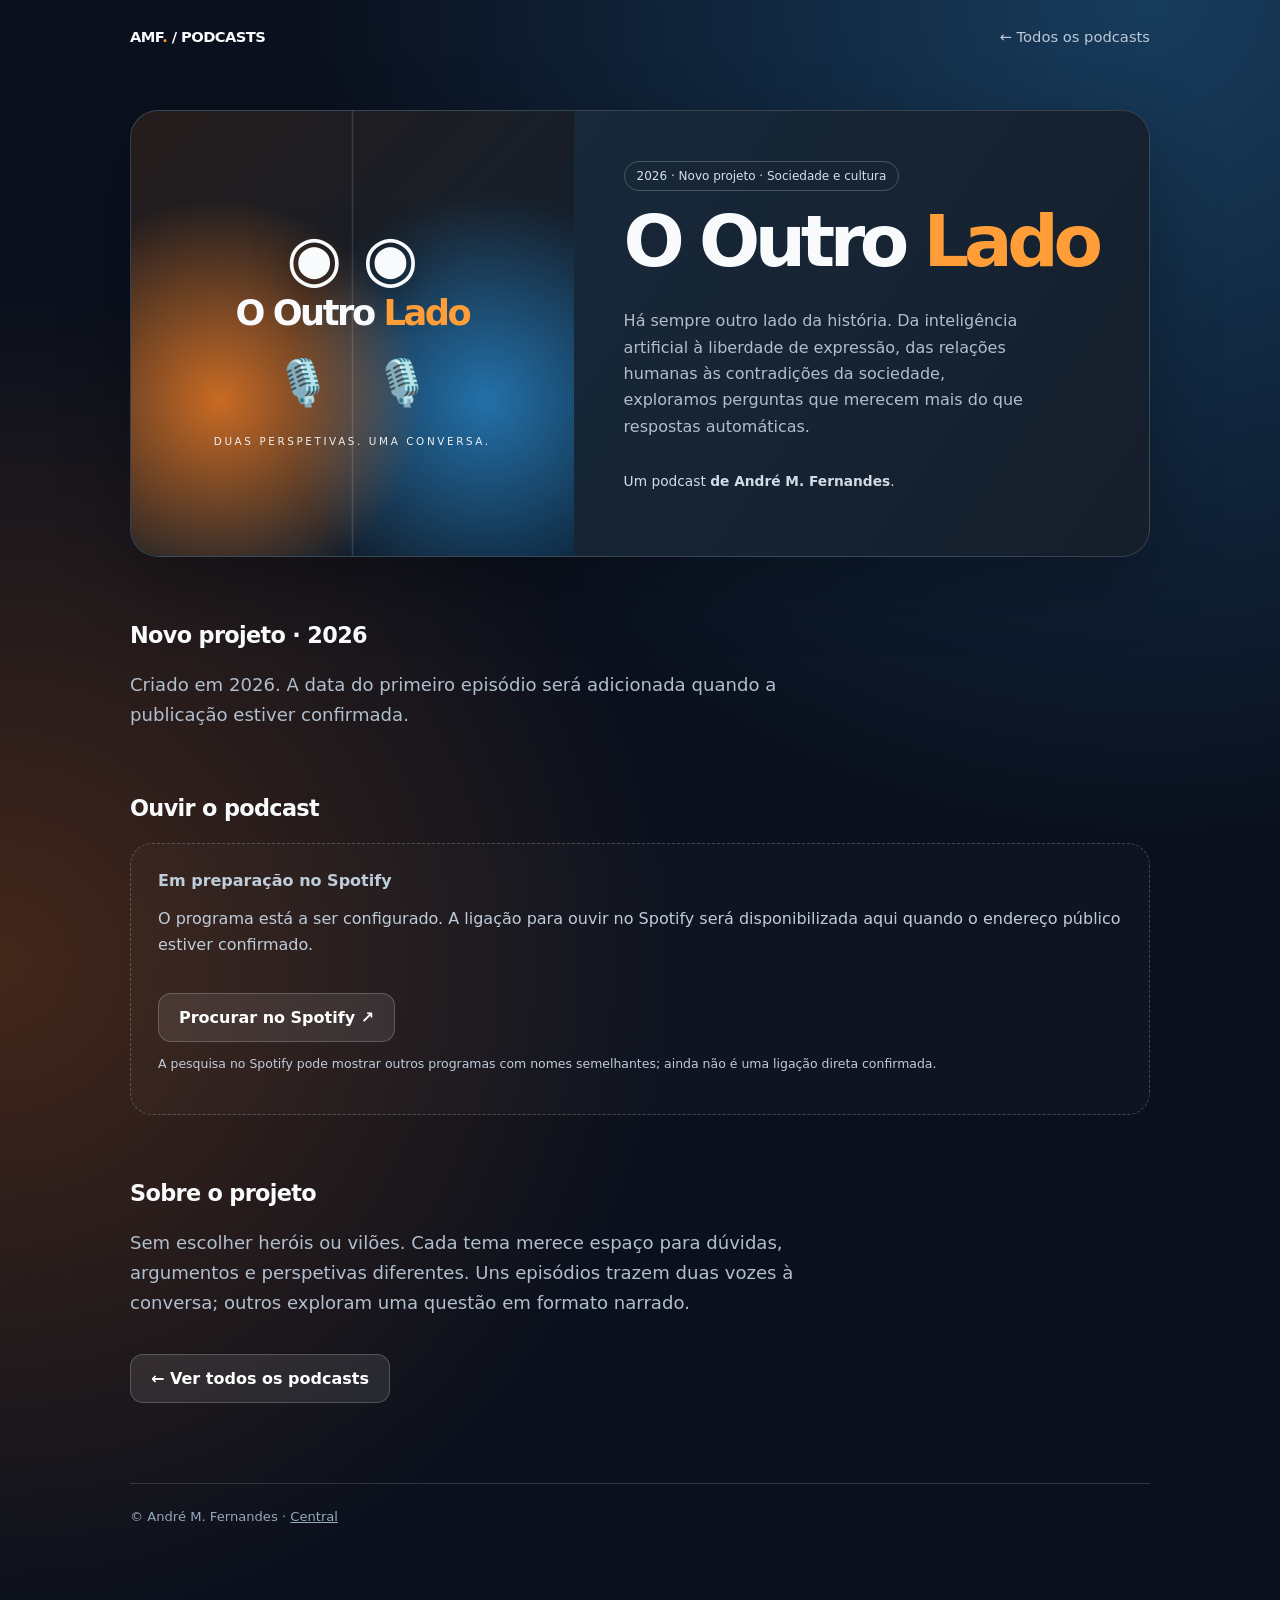
<file: podcasts/o-outro-lado/index.html>
<!doctype html><html lang="pt-PT"><head><meta charset="utf-8"><meta name="viewport" content="width=device-width,initial-scale=1"><meta name="theme-color" content="#0a101d"><meta name="description" content="O Outro Lado: duas perspetivas, uma conversa. Podcast de André M. Fernandes."><title>O Outro Lado · Podcasts</title><style>
:root{color-scheme:dark;--bg:#0a101d;--fg:#f8fafc;--muted:#b1becd;--line:#ffffff25;--orange:#ff9e39;--blue:#69b6ee}
*{box-sizing:border-box}body{margin:0;font-family:system-ui,-apple-system,"Segoe UI",sans-serif;background:radial-gradient(circle at 90% 0,#173c5d 0,transparent 43%),radial-gradient(circle at 0 60%,#43271a 0,transparent 42%),var(--bg);color:var(--fg);min-height:100vh}
a{color:inherit}main{max-width:1060px;margin:auto;padding:28px 20px 80px}nav{display:flex;align-items:center;justify-content:space-between;gap:16px;margin-bottom:65px;font-size:.92rem}.brand{text-decoration:none;font-weight:800;letter-spacing:-.04em}.back{text-decoration:none;color:#bdc9d8}.eyebrow{text-transform:uppercase;letter-spacing:.2em;font-size:.73rem;color:var(--orange);font-weight:800}h1{font-size:clamp(3.1rem,10vw,6.1rem);letter-spacing:-.075em;line-height:.99;margin:15px 0}p{line-height:1.65}.intro{max-width:700px;font-size:1.13rem;color:var(--muted)}.section{margin:65px 0 22px;font-weight:750;letter-spacing:-.03em;font-size:1.4rem}.card{display:grid;grid-template-columns:minmax(0,1fr) 1.3fr;min-height:355px;border-radius:28px;overflow:hidden;background:linear-gradient(125deg,#182e41,#151e2b);border:1px solid var(--line);text-decoration:none;box-shadow:0 24px 70px #0004;transition:transform .2s,border-color .2s}.card:hover{transform:translateY(-4px);border-color:var(--orange)}.art{position:relative;overflow:hidden;min-height:340px;background:radial-gradient(circle at 20% 65%,#c96b24,transparent 44%),radial-gradient(circle at 80% 65%,#2371aa,transparent 45%),linear-gradient(135deg,#251c1b,#0b2034);display:flex;flex-direction:column;align-items:center;justify-content:center;padding:20px;text-align:center}.art:before{content:"";position:absolute;inset:0;background:linear-gradient(90deg,transparent 49.7%,#ffffff22 50%,transparent 50.3%);pointer-events:none}.bubbles{position:relative;font-size:4rem;filter:drop-shadow(0 8px 22px #0007)}.artname{position:relative;font-size:2.2rem;font-weight:900;letter-spacing:-.07em;line-height:1}.artname em{color:var(--orange);font-style:normal}.mics{position:relative;font-size:2.8rem;margin:26px 0}.artsmall{position:relative;text-transform:uppercase;letter-spacing:.25em;font-size:.65rem;color:#eee}.details{display:flex;flex-direction:column;justify-content:center;padding:clamp(24px,5vw,50px)}.pill{display:inline-flex;width:max-content;border:1px solid #ffffff36;border-radius:99px;padding:7px 12px;font-size:.75rem;color:#d5e0ea}.details h2{font-size:clamp(2rem,5vw,3.6rem);letter-spacing:-.06em;line-height:1.05;margin:22px 0 10px}.details p{color:var(--muted);max-width:410px}.action{margin-top:25px;display:inline-flex;gap:12px;align-items:center;font-weight:750;color:#ffb16a}.note{font-size:.9rem;color:var(--muted);max-width:600px;margin-top:25px}.mini{border:1px dashed #ffffff38;border-radius:22px;padding:27px;color:#bfccd9;background:#ffffff05}.button{display:inline-block;background:var(--orange);color:#17191d;padding:14px 20px;border-radius:13px;font-weight:800;text-decoration:none;margin-top:18px}.button.secondary{background:#ffffff17;color:#fff;border:1px solid #ffffff32}footer{margin-top:80px;color:#95a8bc;font-size:.82rem;border-top:1px solid var(--line);padding-top:25px}@media(max-width:700px){nav{margin-bottom:50px}.card{grid-template-columns:1fr}.art{min-height:300px}.details{padding:28px}.section{margin-top:50px}}@media(prefers-reduced-motion:reduce){*{transition:none!important}}
</style></head><body><main><nav><a class="brand" href="../../">AMF<span style="color:var(--orange)">.</span> / PODCASTS</a><a class="back" href="../">← Todos os podcasts</a></nav><section class="card" style="cursor:default"><div class="art"><div class="bubbles">◉ ◉</div><div class="artname">O Outro <em>Lado</em></div><div class="mics">🎙️ &nbsp; 🎙️</div><div class="artsmall">Duas perspetivas. Uma conversa.</div></div><div class="details"><span class="pill">2026 · Novo projeto · Sociedade e cultura</span><h1 style="font-size:clamp(2.6rem,6vw,4.5rem)">O Outro <span style="color:var(--orange)">Lado</span></h1><p>Há sempre outro lado da história. Da inteligência artificial à liberdade de expressão, das relações humanas às contradições da sociedade, exploramos perguntas que merecem mais do que respostas automáticas.</p><p style="font-size:.86rem;color:#d2dce6">Um podcast <strong>de André M. Fernandes</strong>.</p></div></section><h2 class="section">Novo projeto · 2026</h2><p class="intro">Criado em 2026. A data do primeiro episódio será adicionada quando a publicação estiver confirmada.</p><h2 class="section">Ouvir o podcast</h2><div class="mini"><strong>Em preparação no Spotify</strong><p>O programa está a ser configurado. A ligação para ouvir no Spotify será disponibilizada aqui quando o endereço público estiver confirmado.</p><a class="button secondary" href="https://open.spotify.com/search/O%20Outro%20Lado/podcasts" target="_blank" rel="noopener noreferrer">Procurar no Spotify ↗</a><p style="font-size:.78rem">A pesquisa no Spotify pode mostrar outros programas com nomes semelhantes; ainda não é uma ligação direta confirmada.</p></div><h2 class="section">Sobre o projeto</h2><p class="intro">Sem escolher heróis ou vilões. Cada tema merece espaço para dúvidas, argumentos e perspetivas diferentes. Uns episódios trazem duas vozes à conversa; outros exploram uma questão em formato narrado.</p><a class="button secondary" href="../">← Ver todos os podcasts</a><footer>© André M. Fernandes · <a href="../../">Central</a></footer></main></body></html>
</file>
<file: editorial/style.css>
@import url('https://fonts.googleapis.com/css2?family=DM+Sans:wght@400;500;600;700;800&family=Playfair+Display:wght@500;600;700&display=swap');
:root{--bg:#f6f4ef;--paper:#fff;--ink:#202b37;--muted:#77808a;--line:#e8e7e2;--blue:#45669e;--blue-soft:#eaf0f8;--mint:#dceee7;--green:#34836e;--gold:#c98b4f;--gold-bg:#fbefdf;--shadow:0 10px 34px rgba(31,40,49,.04);color-scheme:light}
*{box-sizing:border-box}html{scroll-behavior:smooth}body{margin:0;background:var(--bg);color:var(--ink);font:15px/1.52 'DM Sans',-apple-system,BlinkMacSystemFont,'Segoe UI',sans-serif}a{color:inherit}button,input,textarea,select{font:inherit}button{cursor:pointer}button:disabled{cursor:not-allowed;opacity:.55}button:focus-visible,input:focus-visible,textarea:focus-visible,select:focus-visible,a:focus-visible{outline:3px solid #96b5ed;outline-offset:3px}input,textarea,select{min-width:0}h1,h2,h3,p{margin-top:0}h1{font-family:'Playfair Display',Georgia,serif;font-weight:600;font-size:clamp(2.6rem,5.7vw,4.3rem);letter-spacing:-.055em;line-height:1.12;margin-bottom:17px}h2{font-family:'Playfair Display',Georgia,serif;letter-spacing:-.027em;font-size:1.42rem;font-weight:600;margin:5px 0 0}.app-shell{display:flex;min-height:100vh}.sidebar{position:sticky;top:0;width:248px;flex:0 0 248px;height:100vh;display:flex;flex-direction:column;background:#fefdfb;border-right:1px solid var(--line);padding:33px 20px 22px}.brand{display:flex;align-items:center;gap:12px;text-decoration:none;margin:0 3px 57px}.brand-mark{font:700 33px/1 Georgia,serif;background:#23374e;color:white;width:49px;height:49px;display:grid;place-items:center;border-radius:13px;letter-spacing:-.05em}.brand-mark span{color:#e7b289}.brand strong{display:block;font-size:15px;letter-spacing:-.06em}.brand-dim{font-weight:500;color:var(--blue)}.brand small{display:block;color:var(--muted);font-size:11px;letter-spacing:.01em;margin-top:3px}.nav-label,.eyebrow{color:#53729f;font-size:10px;font-weight:800;letter-spacing:.17em}.nav-label{margin:0 12px 12px;color:#a4a7ac}.side-nav{display:grid;gap:6px}.nav-link{border:0;background:transparent;color:#74808d;text-align:left;display:flex;align-items:center;gap:14px;padding:14px 15px;border-radius:12px;font-weight:700;font-size:13px}.nav-link span{font-size:18px;font-weight:400;width:20px;text-align:center}.nav-link:hover{background:#f1f4f8;color:var(--ink)}.nav-link.active{background:#eaf0f8;color:#30558a}.sidebar-note{margin-top:auto;background:#edf2f5;border-radius:16px;padding:21px 19px;color:#4b6077}.note-symbol{font-size:24px;color:#5076a0}.sidebar-note p{font-family:Georgia,serif;font-style:italic;line-height:1.45;font-size:15px;margin:10px 0 8px}.sidebar-note small{font-size:11px;color:#728397}.sidebar-footer{display:grid;gap:10px;margin:21px 6px 0}.sidebar-footer a{font-size:12px;color:#61768d;text-decoration:none}.workspace{flex:1;min-width:0}.topbar{height:78px;background:rgba(255,255,255,.7);border-bottom:1px solid var(--line);display:flex;align-items:center;justify-content:space-between;padding:0 clamp(25px,5vw,60px)}.crumb{font-size:11px;letter-spacing:.09em;font-weight:800;color:#758493;display:flex;align-items:center;gap:12px}.crumb-dot,.status-dot{display:inline-block;background:#6f9c7d;width:7px;height:7px;border-radius:100%}.slash{color:#bcc5ce}.top-actions{display:flex;align-items:center;gap:17px}.tiny-status{font-size:11px;color:#8c97a3;display:flex;gap:7px;align-items:center}.mini-avatar{display:grid;place-items:center;width:36px;height:36px;border-radius:100%;background:#22384f;color:#fff;font-weight:800;font-size:10px;text-decoration:none;letter-spacing:.08em}main{max-width:1510px;margin:0 auto;padding:44px clamp(22px,4.4vw,61px) 54px;min-height:calc(100vh - 142px)}.view{display:none}.view.active{display:block;animation:appear .26s ease both}@keyframes appear{from{opacity:0;transform:translateY(7px)}to{opacity:1;transform:translateY(0)}}.eyebrow{display:flex;align-items:center;gap:10px}.eyebrow-line{width:25px;height:1px;background:#aabbd1}.eyebrow.small{font-size:10px;letter-spacing:.13em}.heading-row{display:flex;align-items:flex-end;justify-content:space-between;gap:25px;margin:23px 0 31px}.heading-row h1{margin-bottom:10px}.period{color:#be8d65}.lede{color:var(--muted);font-size:14px;max-width:660px;line-height:1.7;margin-bottom:0}.date-badge{border-radius:100px;background:white;border:1px solid var(--line);font-size:11px;letter-spacing:.07em;color:#586d81;padding:11px 17px;font-weight:800;white-space:nowrap}.stats{display:grid;grid-template-columns:repeat(4,minmax(0,1fr));gap:14px;margin:0 0 22px}.stat{background:#fff;border:1px solid var(--line);border-radius:17px;padding:21px 22px;min-height:120px;box-shadow:var(--shadow)}.stat .stat-top{font-size:11px;color:var(--muted);font-weight:700;margin-bottom:11px;display:flex;align-items:center;gap:7px}.stat b{font-family:'Playfair Display',Georgia,serif;font-size:32px;letter-spacing:-.05em;font-weight:600;line-height:1.15}.stat small{font-size:10px;color:#98a0aa;display:block;margin-top:8px}.stat .star{color:#c98b4f}.dash-grid{display:grid;grid-template-columns:minmax(0,1.25fr) minmax(0,1fr);gap:19px;margin-bottom:19px}.dash-grid.bottom{grid-template-columns:repeat(2,minmax(0,1fr))}.panel{border:1px solid var(--line);background:#fff;border-radius:18px;padding:25px 27px;box-shadow:var(--shadow);min-width:0}.panel-head{display:flex;align-items:center;justify-content:space-between;gap:10px;margin-bottom:22px}.panel-head h2{line-height:1.28}.text-action{color:#456fa7;border:0;background:transparent;font-size:12px;font-weight:800;white-space:nowrap;padding:0}.text-action:hover{text-decoration:underline}.panel-text{color:#6e7781;font-size:13px;line-height:1.8;margin:0 0 15px}.pill-list{display:flex;flex-wrap:wrap;gap:7px}.soft-pill{background:#f3f4f3;color:#64727c;border-radius:30px;padding:7px 10px;font-size:11px;font-weight:700}.task-list{display:grid;gap:8px}.task{display:flex;align-items:flex-start;gap:11px;padding:12px 9px;border-bottom:1px solid #f0f0ed}.task:last-child{border-bottom:0}.task input[type=checkbox]{appearance:none;width:20px;height:20px;flex:0 0 20px;border:1.5px solid #c3cbd1;border-radius:6px;margin:1px 0 0;cursor:pointer;display:grid;place-items:center}.task input:checked{background:#527b74;border-color:#527b74}.task input:checked:after{content:'✓';color:white;font-size:13px;font-weight:900}.task label{cursor:pointer;flex:1;min-width:0}.task .task-title{font-weight:700;font-size:13px;line-height:1.45}.task.checked .task-title{text-decoration:line-through;color:#9ba5ad}.task .task-meta{display:block;font-size:11px;color:#9aa3ac;margin-top:4px}.task-remove{border:0;background:none;color:#b5a7a0;font-size:17px}.pill{background:#edf2f8;border-radius:100px;padding:6px 11px;color:#4e6b92;font-size:10px;font-weight:800;letter-spacing:.035em;white-space:nowrap}.pill.gold{background:var(--gold-bg);color:#a76d33}.pill.green{background:#e3f3eb;color:#487f68}.next-label{color:#9099a1;font-size:11px;font-weight:800;letter-spacing:.08em;text-transform:uppercase}.next-title{font-size:24px;font-family:'Playfair Display',Georgia,serif;line-height:1.25;font-weight:600;margin:8px 0 12px}.next-quote{border-left:3px solid #d8c0a7;padding:3px 0 3px 16px;color:#637182;font-family:Georgia,serif;font-size:14px;line-height:1.7;white-space:pre-line;max-height:130px;overflow:hidden;margin:16px 0}.next-actions{display:flex;flex-wrap:wrap;gap:10px;margin-top:22px}.primary-btn,.outline-btn,.subtle-btn{border-radius:10px;display:inline-flex;justify-content:center;align-items:center;gap:7px;padding:11px 15px;font-size:12px;font-weight:800;text-decoration:none;transition:transform .15s,background .15s}.primary-btn{border:1px solid #314e73;background:#314e73;color:#fff}.primary-btn:hover{background:#233f61;transform:translateY(-1px)}.outline-btn{border:1px solid #d6dfe7;background:white;color:#4c6483}.outline-btn:hover{background:#f0f5fb}.subtle-btn{border:0;background:#edf2f7;color:#355b82}.milestone-date{font-size:11px;font-weight:800;color:#b3875e;text-transform:uppercase;letter-spacing:.08em}.milestone-title{font-size:18px;font-family:'Playfair Display',Georgia,serif;margin:6px 0}.milestone-desc{font-size:12px;line-height:1.7;color:#78828c}.bottom-link{margin-top:15px}.footer{border-top:1px solid var(--line);display:flex;justify-content:space-between;gap:15px;padding:18px clamp(22px,4.4vw,61px);font-size:10px;color:#a1a7ad}.calendar-shell{display:grid;grid-template-columns:minmax(0,1.55fr) minmax(270px,.8fr);gap:19px}.calendar-main{padding:23px}.calendar-head{display:flex;align-items:center;justify-content:space-between;margin-bottom:23px}.calendar-head>div{display:flex;align-items:center;gap:11px}.calendar-head h2{font:600 23px 'Playfair Display',Georgia,serif;min-width:180px;text-transform:capitalize;text-align:center;margin:0}.icon-btn{height:34px;width:34px;border:1px solid var(--line);border-radius:8px;background:#fff;font-size:24px;color:#647181}.weekdays,.calendar-grid{display:grid;grid-template-columns:repeat(7,minmax(0,1fr));gap:7px}.weekdays{margin-bottom:11px}.weekdays span{text-align:center;font-size:10px;font-weight:800;color:#a2a9b0;letter-spacing:.05em}.cal-day{min-height:95px;padding:10px 9px;border:1px solid #eceded;border-radius:10px;background:#fff;text-align:left;display:flex;flex-direction:column;align-items:flex-start;gap:5px;min-width:0;color:#303e4b}.cal-day:hover{background:#f8fafe;border-color:#bacbe3}.cal-day.selected{border:2px solid #5e82b1;background:#f0f5fb;padding:9px 8px}.cal-day.outside{opacity:.28}.cal-day.today .cal-number{background:#2d527e;color:#fff}.cal-number{font-size:12px;font-weight:800;min-width:24px;height:24px;padding:3px 4px;text-align:center;border-radius:7px}.cal-event{font-size:10px;font-weight:750;padding:4px 5px;border-radius:5px;max-width:100%;overflow:hidden;text-overflow:ellipsis;white-space:nowrap}.cal-event.post{background:#e5eef8;color:#426d9e}.cal-event.plan{background:#fff1e2;color:#a67742}.cal-event.local{background:#e0f1e8;color:#438065}.legend{display:flex;align-items:center;gap:18px;flex-wrap:wrap;margin:17px 0 0;color:#85919b;font-size:10px}.legend>span{display:flex;align-items:center;gap:6px}.legend-dot{width:8px;height:8px;border-radius:50%;display:block}.legend-dot.blue{background:#7195c4}.legend-dot.gold{background:#e0ac71}.legend-dot.green{background:#70a994}.day-aside h2{font-size:24px;margin:10px 0 23px;text-transform:capitalize}.day-event{border-top:1px solid #eee;padding:16px 0;display:grid;gap:8px}.day-event:first-of-type{border-top:0}.day-event strong{font-size:13px}.day-event small{color:#8894a0;font-size:11px}.day-event p{font-size:12px;line-height:1.6;color:#7a838d;margin:0}.day-event button{justify-self:start}.day-empty{font-size:12px;color:#929da5;line-height:1.8}.notice{border:1px solid #ecdfc8;background:#fff7eb;color:#816c51;border-radius:11px;padding:12px 16px;margin-bottom:18px;font-size:12px;line-height:1.65}.toolbar{display:flex;gap:10px;margin:17px 0}.toolbar input,.toolbar select{border:1px solid #e1e5e7;background:white;border-radius:10px;padding:12px 13px;outline:0;color:#445363;font-size:12px}.toolbar input{flex:1}.toolbar select{width:235px}.posts-list{display:grid;grid-template-columns:repeat(2,minmax(0,1fr));gap:13px}.post-card{background:#fff;border:1px solid var(--line);border-radius:15px;padding:20px;display:flex;flex-direction:column;min-width:0;min-height:222px;box-shadow:var(--shadow)}.post-top{display:flex;align-items:center;justify-content:space-between;gap:10px;font-size:10px;font-weight:800;color:#8b98a5;letter-spacing:.04em}.post-category{color:#a97745;background:#fbf1e6;padding:5px 8px;border-radius:6px;letter-spacing:0}.post-card h3{font-size:18px;margin:13px 0 9px;font-family:'Playfair Display',Georgia,serif;line-height:1.3}.post-excerpt{font-size:12px;line-height:1.72;color:#7b838d;display:-webkit-box;-webkit-line-clamp:3;-webkit-box-orient:vertical;overflow:hidden;white-space:pre-line;margin:0}.post-bottom{margin-top:auto;display:flex;align-items:center;justify-content:space-between;gap:10px;padding-top:21px}.review-tag{font-size:10px;color:#a77442}.view-btn{border:0;background:transparent;font-weight:800;font-size:11px;color:#4c6ea0}.empty{padding:32px 15px;text-align:center;color:#93a0aa;font-size:13px}.inline-form{display:flex;gap:8px;margin-top:18px}.inline-form input{flex:1;border:1px solid #e1e5e7;border-radius:9px;padding:10px 12px;font-size:12px}.inline-form button{background:#334f73;color:white;font-size:11px;border:0;border-radius:9px;font-weight:800;padding:10px}.routine-tip{padding:16px 0;border-bottom:1px solid #eff0ef}.routine-tip:last-child{border:0}.routine-tip strong{font-size:12px}.routine-tip p{font-size:12px;line-height:1.65;color:#79858e;margin:7px 0 0}.milestone-panel{margin-top:20px}.timeline{display:grid;gap:0}.timeline-item{display:grid;grid-template-columns:85px 1fr;gap:18px;padding:16px 0;border-bottom:1px solid #f0f0ef}.timeline-item:last-child{border:0}.timeline-item .milestone-date{font-size:11px}.timeline-item strong{font-size:13px}.timeline-item p{font-size:12px;color:#82909a;line-height:1.65;margin:6px 0 0}.mini-chart{display:grid;gap:14px}.chart-row{display:grid;grid-template-columns:135px 1fr 35px;gap:12px;align-items:center}.chart-row span{font-size:11px;color:#77838e;white-space:nowrap;overflow:hidden;text-overflow:ellipsis}.bar-bg{background:#edf1f4;height:12px;border-radius:20px;overflow:hidden}.bar-fill{background:linear-gradient(90deg,#7599c2,#345e8c);height:100%;border-radius:20px}.chart-row b{font-size:11px;text-align:right}.results-form{display:grid;gap:13px}.results-form label,.editor-form label{display:grid;gap:6px;font-size:11px;color:#586a7e;font-weight:800}.results-form input,.results-form select,.editor-form input,.editor-form textarea,.editor-form select{width:100%;border:1px solid #dfe6e8;border-radius:9px;padding:11px 12px;font-size:12px;background:white;color:#253d50;font-weight:500}.form-grid{display:grid;grid-template-columns:1fr 1fr;gap:10px}.results-form button{justify-self:start}.manual-results{display:grid;gap:10px}.manual-result{display:flex;align-items:center;justify-content:space-between;gap:12px;padding:11px 13px;border-radius:10px;background:#f6f8fa;font-size:12px}.manual-result span{color:#72808d}.privacy-row{margin:21px 0;display:flex;align-items:center;justify-content:space-between;gap:18px}.privacy-row strong{font-size:12px}.privacy-row p{font-size:11px;color:#86929d;max-width:600px;margin:6px 0}.privacy-actions{display:flex;gap:8px}.modal-backdrop{position:fixed;inset:0;z-index:30;background:rgba(26,39,52,.47);display:flex;align-items:center;justify-content:center;padding:20px;overflow:auto}.modal-backdrop[hidden]{display:none!important}.modal-card{position:relative;background:white;border-radius:18px;width:min(640px,100%);max-height:min(90vh,850px);overflow:auto;padding:30px;box-shadow:0 40px 90px #1b2f3e40}.modal-close{position:absolute;right:17px;top:12px;background:none;border:0;font-size:29px;color:#81909b}.modal-card h2{font-size:27px;margin:12px 30px 13px 0}.modal-card .post-full{white-space:pre-wrap;font-size:13px;line-height:1.85;color:#4c5a69;border:1px solid #edf0f0;border-radius:10px;background:#fafbf9;padding:17px;margin:15px 0}.modal-card .proposal{border-color:#dce6da;background:#f6fbf7}.modal-label{font-size:10px;font-weight:800;letter-spacing:.13em;color:#81909f;text-transform:uppercase}.modal-actions{display:flex;flex-wrap:wrap;gap:8px;margin-top:18px}.modal-card .editor-form{display:grid;gap:13px;margin-top:17px}.modal-card textarea{min-height:130px;resize:vertical}.modal-card .note-field{min-height:60px;margin-top:9px}.divider{height:1px;background:#eaebea;margin:22px 0}.toast{position:fixed;bottom:24px;right:25px;z-index:50;max-width:350px;background:#243f5d;color:white;box-shadow:0 12px 34px #253f5944;padding:12px 16px;border-radius:11px;font-size:12px;opacity:0;pointer-events:none;transform:translateY(12px);transition:opacity .2s,transform .2s}.toast.show{opacity:1;transform:translateY(0)}#routine-date{border:1px solid #e1e5e7;padding:10px;border-radius:9px;color:#465c6e;background:white}#home-milestone:empty{display:none}
@media(max-width:1250px){.sidebar{width:218px;flex-basis:218px;padding:25px 14px}.brand{gap:9px}.panel{padding:22px}.stat{padding:18px}.dash-grid{grid-template-columns:1fr 1fr}.calendar-shell{grid-template-columns:1.5fr .85fr}.cal-day{min-height:80px}}
@media(max-width:1050px){.sidebar{width:75px;flex-basis:75px;padding:23px 9px}.brand{margin:0 auto 50px}.brand>span,.nav-label,.nav-link:not(.active)~.any,.sidebar-note,.sidebar-footer{display:none}.brand-mark{width:46px;height:46px}.nav-link{font-size:0;justify-content:center;gap:0;padding:13px 5px}.nav-link span{font-size:21px}.stats{grid-template-columns:repeat(2,minmax(0,1fr))}.dash-grid{grid-template-columns:1fr}.calendar-shell{grid-template-columns:1fr}.day-aside{min-height:120px}}
@media(max-width:700px){body{padding-bottom:70px}.sidebar{position:fixed;top:auto;left:0;right:0;bottom:0;width:100%;height:66px;z-index:20;border-right:0;border-top:1px solid var(--line);padding:5px 7px 8px;background:#fff;display:block}.brand,.sidebar-note,.sidebar-footer,.nav-label{display:none}.side-nav{display:flex;justify-content:space-around;gap:2px}.nav-link{display:flex;flex-direction:column;align-items:center;flex:1;gap:1px;font-size:9px;font-weight:700;padding:6px 2px;border-radius:8px;white-space:nowrap}.nav-link span{font-size:19px}.topbar{height:54px;padding:0 18px}.crumb{font-size:9px;gap:7px}.tiny-status{display:none}.mini-avatar{width:29px;height:29px}.workspace{width:100%}main{padding:24px 15px 45px}.heading-row{margin:18px 0 25px;gap:15px;align-items:flex-start;flex-direction:column}.heading-row h1{font-size:clamp(2.4rem,9vw,3.15rem);margin-bottom:8px}.lede{font-size:12px}.date-badge{align-self:flex-start}.stats{gap:9px;margin-bottom:14px}.stat{border-radius:12px;min-height:100px;padding:16px}.stat b{font-size:27px}.stat small{font-size:9px}.panel{border-radius:14px;padding:19px}.panel-head{align-items:start;gap:12px}.panel-head h2{font-size:1.29rem}.text-action{white-space:normal;max-width:125px;text-align:right;font-size:10px}.dash-grid,.dash-grid.bottom{grid-template-columns:1fr;gap:13px;margin-bottom:13px}.footer{display:block;text-align:center;padding:17px;font-size:9px}.footer span{display:block;margin:4px}.calendar-main{padding:13px}.calendar-head{margin-bottom:19px}.calendar-head h2{font-size:18px;min-width:150px}.calendar-grid,.weekdays{gap:3px}.cal-day{min-height:64px;padding:6px 3px;gap:3px;border-radius:7px}.cal-day.selected{padding:5px 2px}.cal-number{font-size:11px;min-width:21px;height:21px}.cal-event{font-size:0;width:7px;height:7px;padding:0;border-radius:50%}.legend{gap:12px}.posts-list{grid-template-columns:1fr}.post-card{min-height:190px}.toolbar{flex-direction:column}.toolbar select{width:100%}.privacy-row{flex-direction:column;align-items:flex-start}.privacy-actions{flex-wrap:wrap}.chart-row{grid-template-columns:100px 1fr 32px}.modal-card{padding:22px}.modal-backdrop{padding:10px}.sidebar .nav-link.active{background:#eaf0f8}.timeline-item{grid-template-columns:75px 1fr}}
@media(prefers-reduced-motion:reduce){*,*::before,*::after{animation:none!important;transition:none!important;scroll-behavior:auto!important}}
</file>
<file: editorial/access.css>
.access-screen{position:fixed;inset:0;z-index:99;display:grid;place-items:center;padding:24px;background:radial-gradient(ellipse at 83% 8%,#dce7f0 0,transparent 40%),linear-gradient(135deg,#f9f8f4,#eef0ee)}
.access-screen[hidden]{display:none!important}
.access-card{width:min(100%,420px);background:#fff;border:1px solid #e8e7e2;border-radius:22px;box-shadow:0 28px 100px rgba(32,49,68,.12);padding:clamp(24px,5vw,40px)}
.access-logo{width:60px;height:60px;border-radius:16px;display:grid;place-items:center;font:700 40px Georgia,serif;background:#243951;color:white;margin-bottom:28px}
.access-logo span{color:#d6ac82}
.access-overline{color:#58769c;font-weight:800;font-size:10px;letter-spacing:.18em;text-transform:uppercase;margin:0 0 10px}
.access-card h1{font-family:'Playfair Display',Georgia,serif;font-size:35px;line-height:1.1;letter-spacing:-.05em;color:#253a50;margin:0 0 12px}
.access-description{font-size:14px;line-height:1.6;color:#7b8792;margin:0 0 29px}
.access-form{display:grid;gap:11px}
.access-form label{font-size:12px;font-weight:800;color:#526679}
.access-form input{width:100%;min-width:0;border:1px solid #d7dfe5;border-radius:12px;padding:15px;font:600 24px 'DM Sans',sans-serif;text-align:center;letter-spacing:.65em;color:#273e54;background:#fbfcfc}
.access-form input:focus{outline:3px solid #b2c7e1;outline-offset:2px}
.access-form button{font-weight:800;font-size:14px;color:#fff;background:#304e72;border:0;border-radius:12px;min-height:48px;margin-top:5px}
.access-form button:hover{background:#243f61}
.access-form button:disabled{opacity:.65;cursor:wait}
.access-error{min-height:20px;color:#986348;font-size:12px;text-align:center;margin:15px 0 0}
.access-footnote{color:#9ba4ab;font-size:11px;text-align:center;margin-top:22px}
.lock-button{border:1px solid #dde4ea;border-radius:8px;padding:6px 11px;background:white;color:#56708b;font:700 11px 'DM Sans',sans-serif}
.lock-button:hover{background:#eef4f9}
body:not(.unlocked) .app-shell{display:none!important}
@media(max-width:700px){.access-card{padding:28px 23px}.access-card h1{font-size:32px}.access-description{font-size:13px}}
</file>
